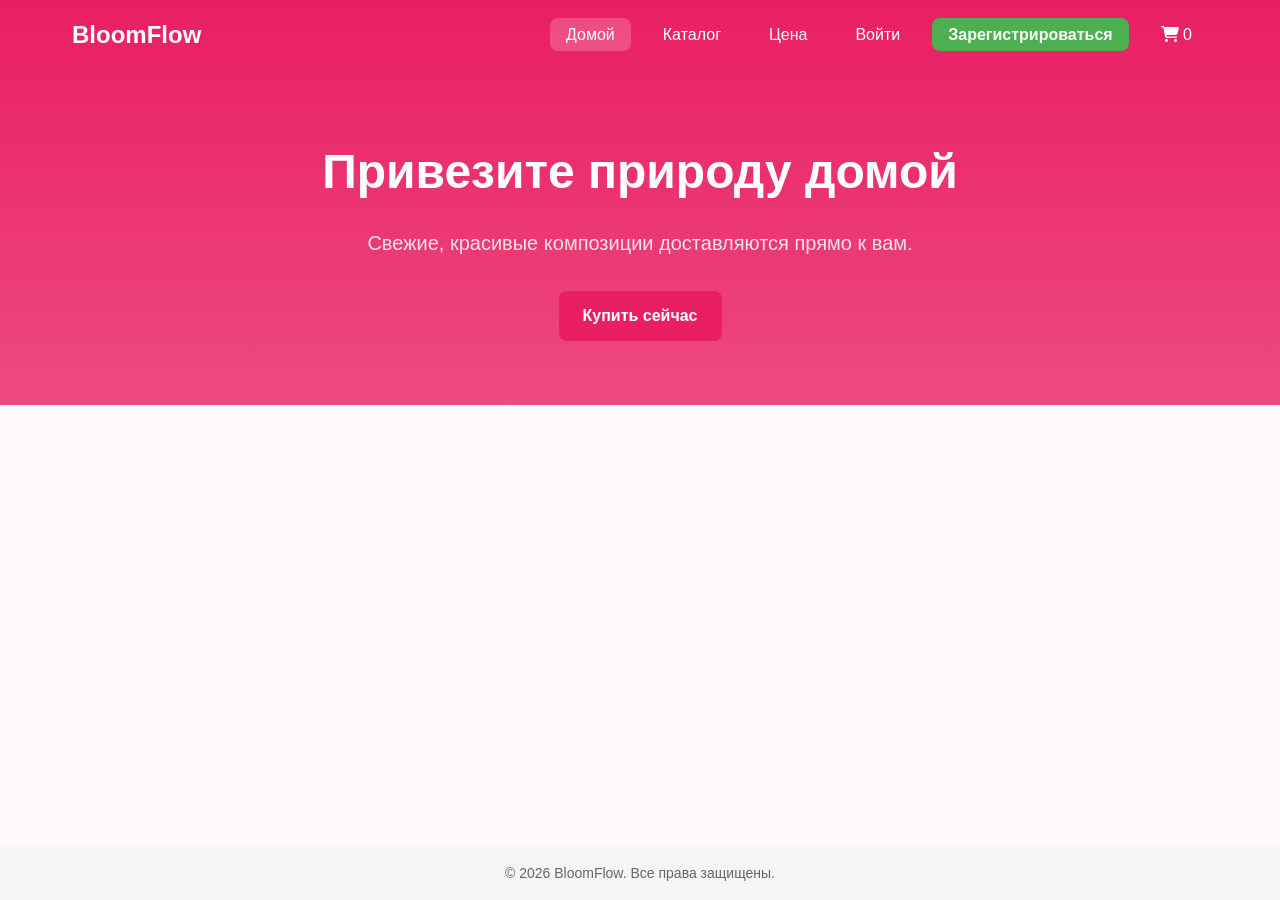
<file: index.html>
<!DOCTYPE html>
<html lang="en">
<head>
  <meta charset="UTF-8">
  <meta name="viewport" content="width=device-width, initial-scale=1.0">
  <title>BloomFlow – Цветочный магазин</title>
  <link rel="stylesheet" href="style.css">
  <link rel="stylesheet" href="https://cdnjs.cloudflare.com/ajax/libs/font-awesome/6.5.0/css/all.min.css" integrity="sha512-Bf+3JM6zmGdZoBxt7z6p1ycJjYEtbtDKEdrSTqH1Y8VC4+p4XDphvUlzX0C3AlIWlmVl8RkIw2DY8a+VuFaz2A==" 
  crossorigin="anonymous" referrerpolicy="no-referrer" />
  <script defer src="navigation.js"></script>
</head>
<body>
  <header>
    <nav class="navbar">
      <a href="index.html" class="logo">BloomFlow</a>
      <ul class="nav-links">
        <li><a href="index.html" class="active">Домой</a></li>
        <li><a href="pages/catalog.html">Каталог</a></li>
        <li><a href="pages/delivery.html">Цена</a></li>
        <li><a href="pages/login.html">Войти</a></li>
        <li><a href="pages/register.html" class="btn-signup">Зарегистрироваться</a></li>
        <li><a href="pages/card.html"><i class="fas fa-shopping-cart"></i> <span class="cart-count">0</span></a></li>
      </ul>
      <div class="hamburger">
        <i class="fas fa-bars"></i>
      </div>
    </nav>
    <div class="hero">
      <h1>Привезите природу домой</h1>
      <p>Свежие, красивые композиции доставляются прямо к вам.</p>
      <a href="pages/catalog.html" class="btn-primary">Купить сейчас</a>
    </div>
  </header>
  <footer>
    <p>&copy; 2026 BloomFlow. Все права защищены.</p>
  </footer>
  <script src="script.js"></script>
</body>
</html>
</file>
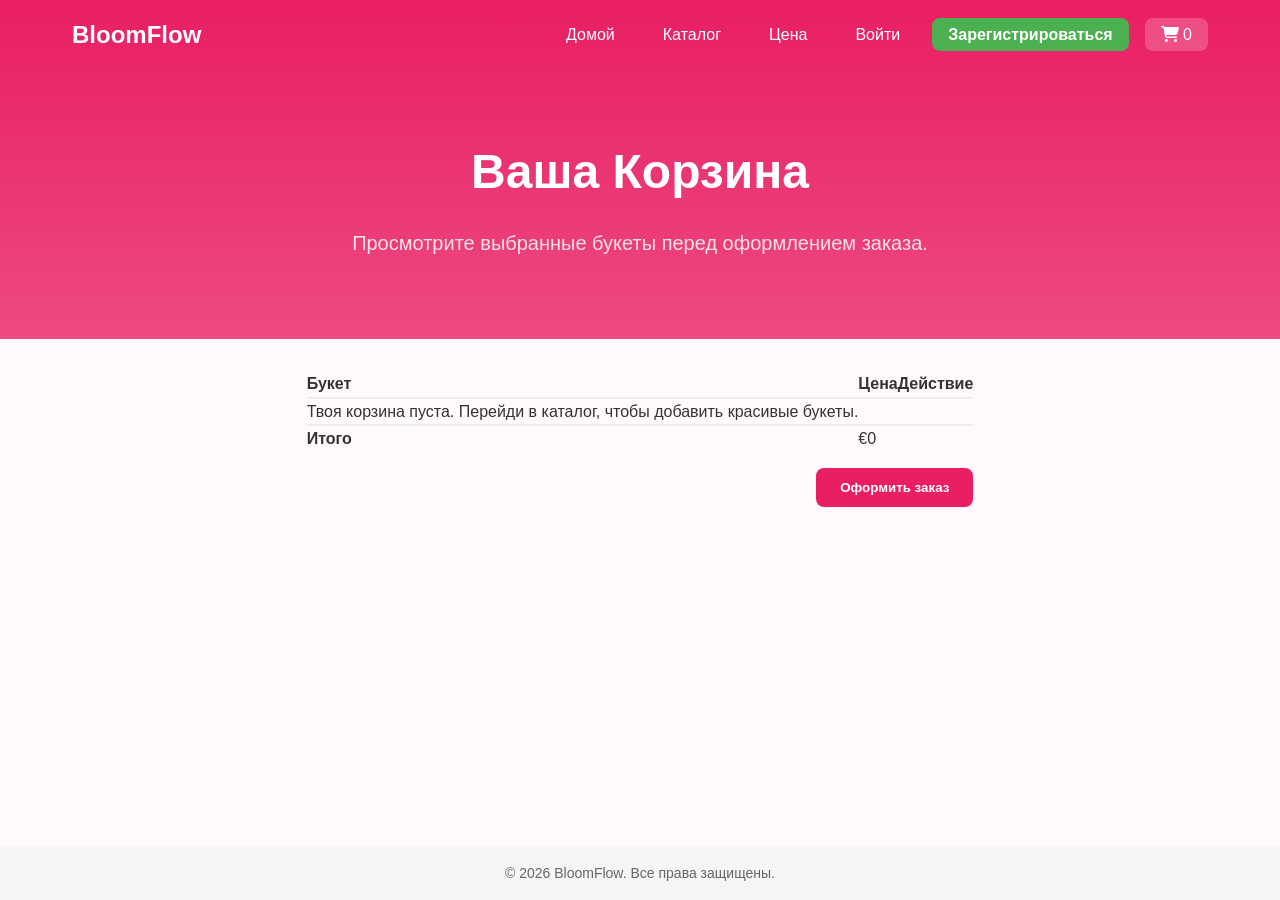
<file: pages/card.html>
<!DOCTYPE html>
<html lang="en">
<head>
  <meta charset="UTF-8">
  <meta name="viewport" content="width=device-width, initial-scale=1.0">
  <title>BloomFlow – Корзина</title>
  <link rel="stylesheet" href="../style.css">
  <link rel="stylesheet" href="https://cdnjs.cloudflare.com/ajax/libs/font-awesome/6.5.0/css/all.min.css" integrity="sha512-Bf+3JM6zmGdZoBxt7z6p1ycJjYEtbtDKEdrSTqH1Y8VC4+p4XDphvUlzX0C3AlIWlmVl8RkIw2DY8a+VuFaz2A==" crossorigin="anonymous" referrerpolicy="no-referrer" />
  <script defer src="../navigation.js"></script>
</head>
<body>
  <header>
    <nav class="navbar">
      <a href="../index.html" class="logo">BloomFlow</a>
      <ul class="nav-links">
        <li><a href="../index.html">Домой</a></li>
        <li><a href="catalog.html">Каталог</a></li>
        <li><a href="delivery.html">Цена</a></li>
        <li><a href="login.html">Войти</a></li>
        <li><a href="register.html" class="btn-signup">Зарегистрироваться</a></li>
        <li><a href="card.html" class="active"><i class="fas fa-shopping-cart"></i> <span class="cart-count">0</span></a></li>
      </ul>
      <div class="hamburger">
        <i class="fas fa-bars"></i>
      </div>
    </nav>
    <div class="hero" style="padding-bottom: 1rem;">
      <h1>Ваша Корзина</h1>
      <p>Просмотрите выбранные букеты перед оформлением заказа.</p>
    </div>
  </header>
  <main class="container">
    <div class="cart-wrapper">
      <table style="width:100%; border-collapse: collapse;">
        <thead>
          <tr style="text-align:left; border-bottom: 2px solid #eee;">
            <th>Букет</th>
            <th>Цена</th>
            <th>Действие</th>
          </tr>
        </thead>
        <tbody id="cart-items">
          <!-- карты будут добавлены скриптом -->
        </tbody>
        <tfoot>
          <tr style="border-top: 2px solid #eee;">
            <td><strong>Итого</strong></td>
            <td colspan="2">€<span id="cart-total">0</span></td>
          </tr>
        </tfoot>
      </table>
    </div>
    <div style="margin-top: 1rem; text-align: right;">
      <button style="background-color: var(--primary-color); color:#fff;
       padding: 0.75rem 1.5rem; border:none; border-radius: var(--border-radius);
        font-weight:bold;" onclick="alert('Checkout flow not implemented in this demo.')">Оформить заказ</button>
    </div>
  </main>
  <footer>
    <p>&copy; 2026 BloomFlow. Все права защищены.</p>
  </footer>
  <script src="../script.js"></script>
</body>
</html>
</file>
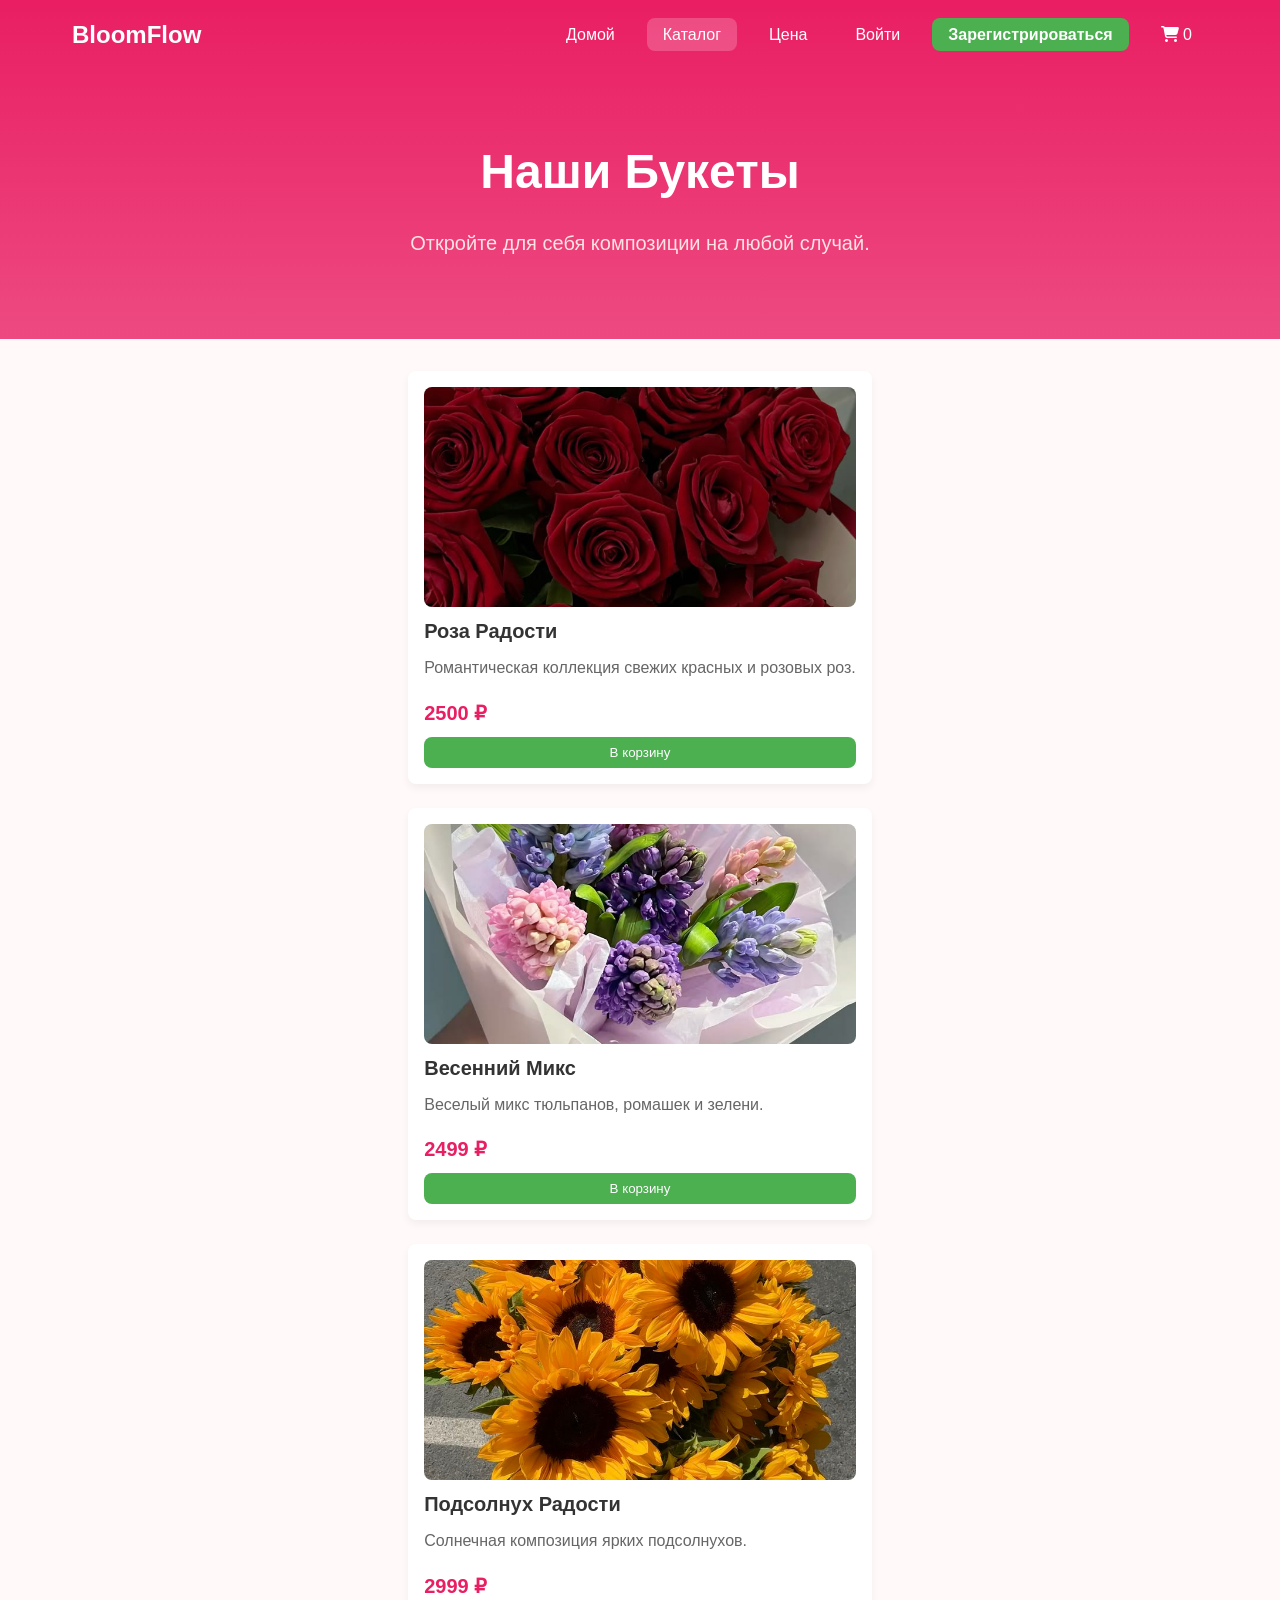
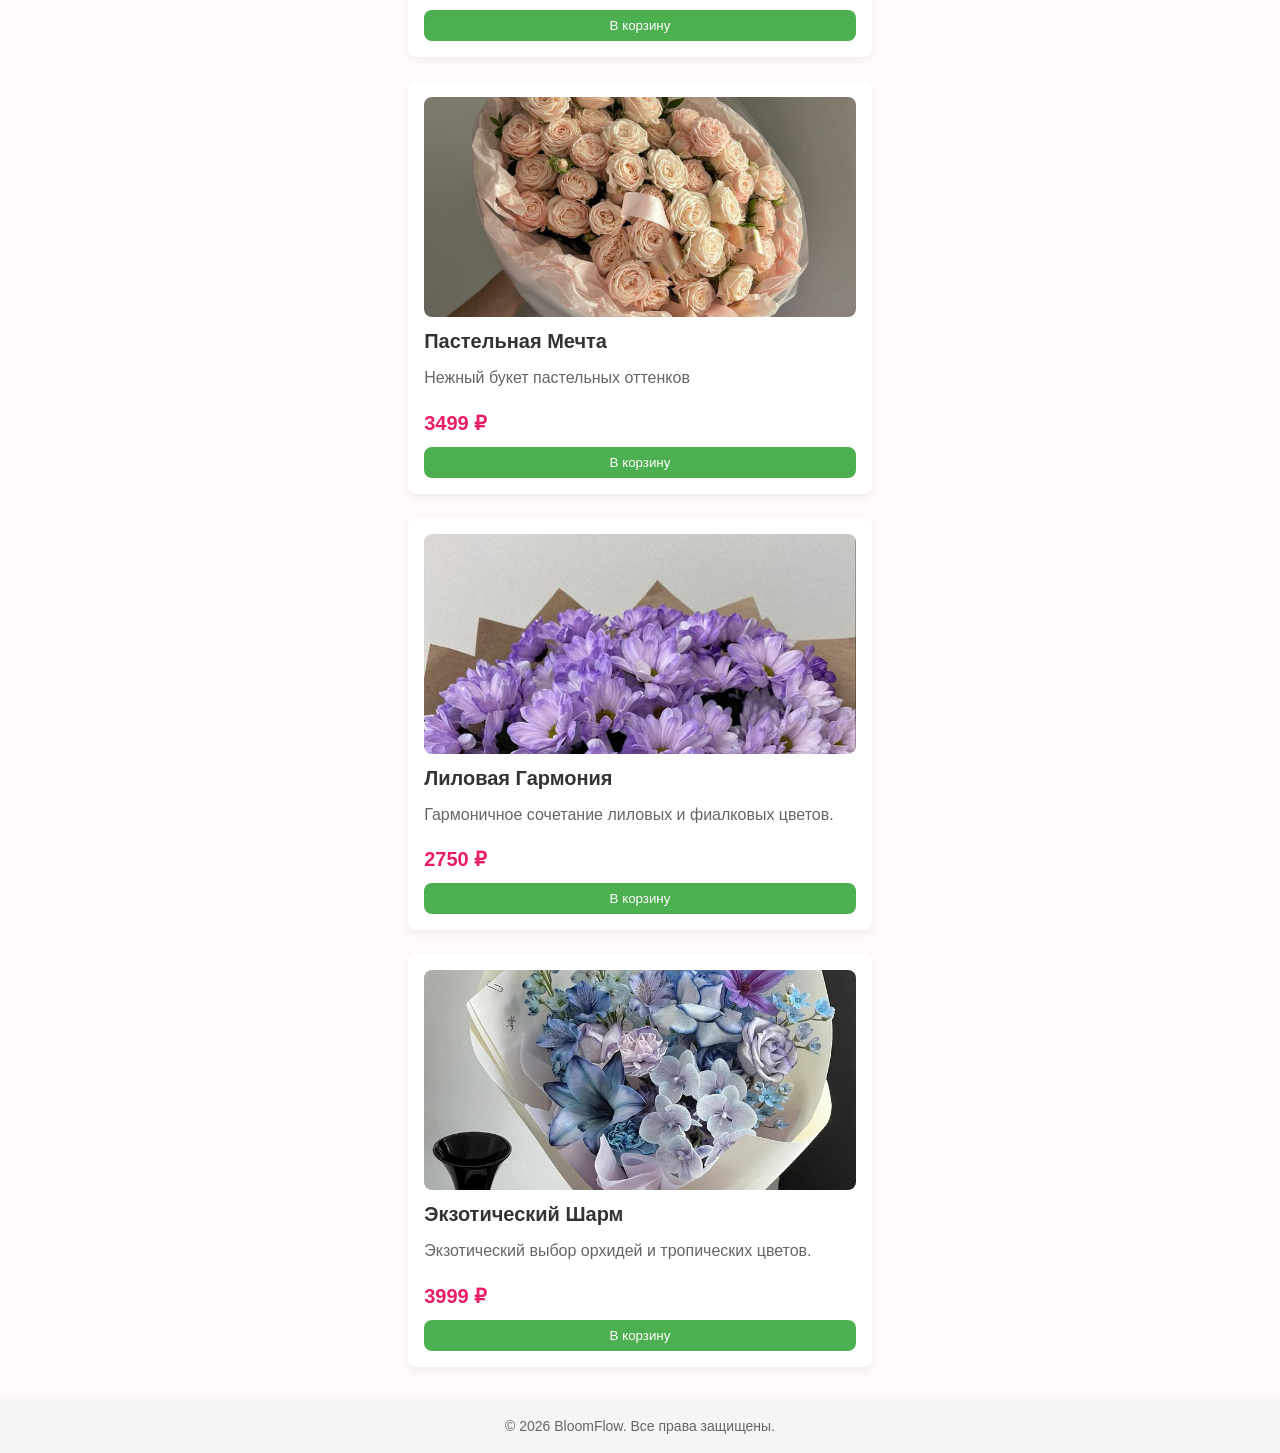
<file: pages/catalog.html>
<!DOCTYPE html>
<html lang="en">
<head>
  <meta charset="UTF-8">
  <meta name="viewport" content="width=device-width, initial-scale=1.0">
  <title>BloomFlow – Каталог</title>
  <link rel="stylesheet" href="../style.css">
  <link rel="stylesheet" href="https://cdnjs.cloudflare.com/ajax/libs/font-awesome/6.5.0/css/all.min.css" integrity="sha512-Bf+3JM6zmGdZoBxt7z6p1ycJjYEtbtDKEdrSTqH1Y8VC4+p4XDphvUlzX0C3AlIWlmVl8RkIw2DY8a+VuFaz2A==" crossorigin="anonymous" referrerpolicy="no-referrer" />
  <script defer src="../navigation.js"></script>
</head>
<body>
  <header>
    <nav class="navbar">
      <a href="../index.html" class="logo">BloomFlow</a>
      <ul class="nav-links">
        <li><a href="../index.html">Домой</a></li>
        <li><a href="catalog.html" class="active">Каталог</a></li>
        <li><a href="delivery.html">Цена</a></li>
        <li><a href="login.html">Войти</a></li>
        <li><a href="register.html" class="btn-signup">Зарегистрироваться</a></li>
        <li><a href="card.html"><i class="fas fa-shopping-cart"></i> <span class="cart-count">0</span></a></li>
      </ul>
      <div class="hamburger">
        <i class="fas fa-bars"></i>
      </div>
    </nav>
    <div class="hero" style="padding-bottom: 1rem;">
      <h1>Наши Букеты</h1>
      <p>Откройте для себя композиции на любой случай.</p>
    </div>
  </header>
  <main class="container">
    <div class="grid">
      
      <div class="card">
        <img src="./img/rose.png" alt="Роза Радости">
        <h3>Роза Радости</h3>
        <p>Романтическая коллекция свежих красных и розовых роз.</p>
        <div class="price">2500 ₽</div>
        <button onclick="addToCart({name:'Роза Радости', price:'2500', image:'../img/rose.png'})">В корзину</button>
      </div>
      
      <div class="card">
        <img src="./img/mix.png" alt="весенний микс">
        <h3>Весенний Микс</h3>
        <p>Веселый микс тюльпанов, ромашек и зелени.</p>
        <div class="price">2499 ₽</div>
        <button onclick="addToCart({name:'Весенний Микс', price:'2499', image:'../img/mix.png'})">В корзину</button>
      </div>
      
      <div class="card">
        <img src="./img/sunflower.png" alt="Подсолнух Радости">
        <h3>Подсолнух Радости</h3>
        <p>Солнечная композиция ярких подсолнухов.</p>
        <div class="price">2999 ₽</div>
        <button onclick="addToCart({name:'Подсолнух Радости', price:'2999', image:'../img/sunflower.png'})">В корзину</button>
      </div>
      
      <div class="card">
        <img src="./img/peone.png" alt="пастельная мечта">
        <h3>Пастельная Мечта</h3>
        <p>Нежный букет пастельных оттенков</p>
        <div class="price">3499 ₽</div>
        <button onclick="addToCart({name:'Пастельная Мечта', price:'3499', image:'../img/peone.png'})">В корзину</button>
      </div>
      
      <div class="card">
        <img src="./img/lilac.png" alt="Лиловая Гармония">
        <h3>Лиловая Гармония</h3>
        <p>Гармоничное сочетание лиловых и фиалковых цветов.</p>
        <div class="price">2750 ₽</div>
        <button onclick="addToCart({name:'Лиловая Гармония', price:'2750', image:'../img/lilac.png'})">В корзину</button>
      </div>
      
      <div class="card">
        <img src="./img/exotic.png" alt="Экзотический Шарм">
        <h3>Экзотический Шарм</h3>
        <p>Экзотический выбор орхидей и тропических цветов.</p>
        <div class="price">3999 ₽</div>
        <button onclick="addToCart({name:'Экзотический Шарм', price:'3999', image:'../img/exotic.png'})">В корзину</button>
      </div>
    </div>
  </main>
  <footer>
    <p>&copy; 2026 BloomFlow. Все права защищены.</p>
  </footer>
  <script src="../script.js"></script>
</body>
</html>
</file>
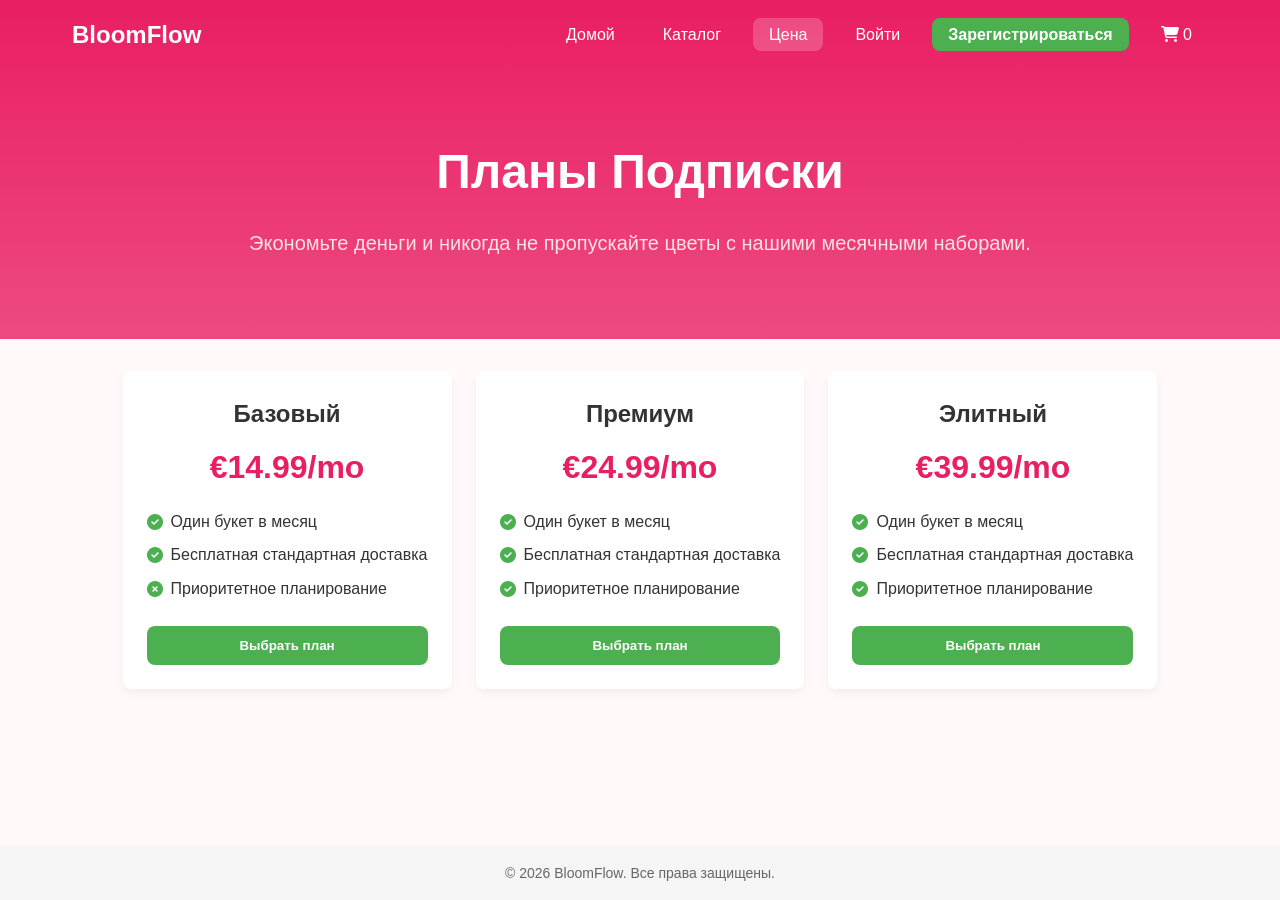
<file: pages/delivery.html>
<!DOCTYPE html>
<html lang="en">
<head>
  <meta charset="UTF-8">
  <meta name="viewport" content="width=device-width, initial-scale=1.0">
  <title>BloomFlow – Цены</title>
  <link rel="stylesheet" href="../style.css">
  <link rel="stylesheet" href="https://cdnjs.cloudflare.com/ajax/libs/font-awesome/6.5.0/css/all.min.css" integrity="sha512-Bf+3JM6zmGdZoBxt7z6p1ycJjYEtbtDKEdrSTqH1Y8VC4+p4XDphvUlzX0C3AlIWlmVl8RkIw2DY8a+VuFaz2A==" crossorigin="anonymous" referrerpolicy="no-referrer" />
  <script defer src="../navigation.js"></script>
</head>
<body>
  <header>
    <nav class="navbar">
      <a href="../index.html" class="logo">BloomFlow</a>
      <ul class="nav-links">
        <li><a href="../index.html">Домой</a></li>
        <li><a href="catalog.html">Каталог</a></li>
        <li><a href="delivery.html" class="active">Цена</a></li>
        <li><a href="login.html">Войти</a></li>
        <li><a href="register.html" class="btn-signup">Зарегистрироваться</a></li>
        <li><a href="card.html"><i class="fas fa-shopping-cart"></i> <span class="cart-count">0</span></a></li>
      </ul>
      <div class="hamburger">
        <i class="fas fa-bars"></i>
      </div>
    </nav>
    <div class="hero" style="padding-bottom: 1rem;">
      <h1>Планы Подписки</h1>
      <p>Экономьте деньги и никогда не пропускайте цветы с нашими месячными наборами.</p>
    </div>
  </header>
  <main class="container">
    <div class="pricing-table">
      <!-- Plan 1 -->
      <div class="plan">
        <h3>Базовый</h3>
        <div class="plan-price">€14.99/mo</div>
        <ul>
          <li><i class="fas fa-check-circle"></i> Один букет в месяц</li>
          <li><i class="fas fa-check-circle"></i> Бесплатная стандартная доставка</li>
          <li><i class="fas fa-times-circle"></i> Приоритетное планирование</li>
        </ul>
        <button>Выбрать план</button>
      </div>
      <!-- Plan 2 -->
      <div class="plan">
        <h3>Премиум</h3>
        <div class="plan-price">€24.99/mo</div>
        <ul>
          <li><i class="fas fa-check-circle"></i> Один букет в месяц</li>
          <li><i class="fas fa-check-circle"></i> Бесплатная стандартная доставка</li>
          <li><i class="fas fa-check-circle"></i> Приоритетное планирование</li>
        </ul>
        <button>Выбрать план</button>
      </div>
      <!-- Plan 3 -->
      <div class="plan">
        <h3>Элитный</h3>
        <div class="plan-price">€39.99/mo</div>
        <ul>
          <li><i class="fas fa-check-circle"></i> Один букет в месяц</li>
          <li><i class="fas fa-check-circle"></i> Бесплатная стандартная доставка</li>
          <li><i class="fas fa-check-circle"></i> Приоритетное планирование</li>
        </ul>
        <button>Выбрать план</button>
      </div>
    </div>
  </main>
  <footer>
    <p>&copy; 2026 BloomFlow. Все права защищены.</p>
  </footer>
  <script src="../script.js"></script>
</body>
</html>
</file>
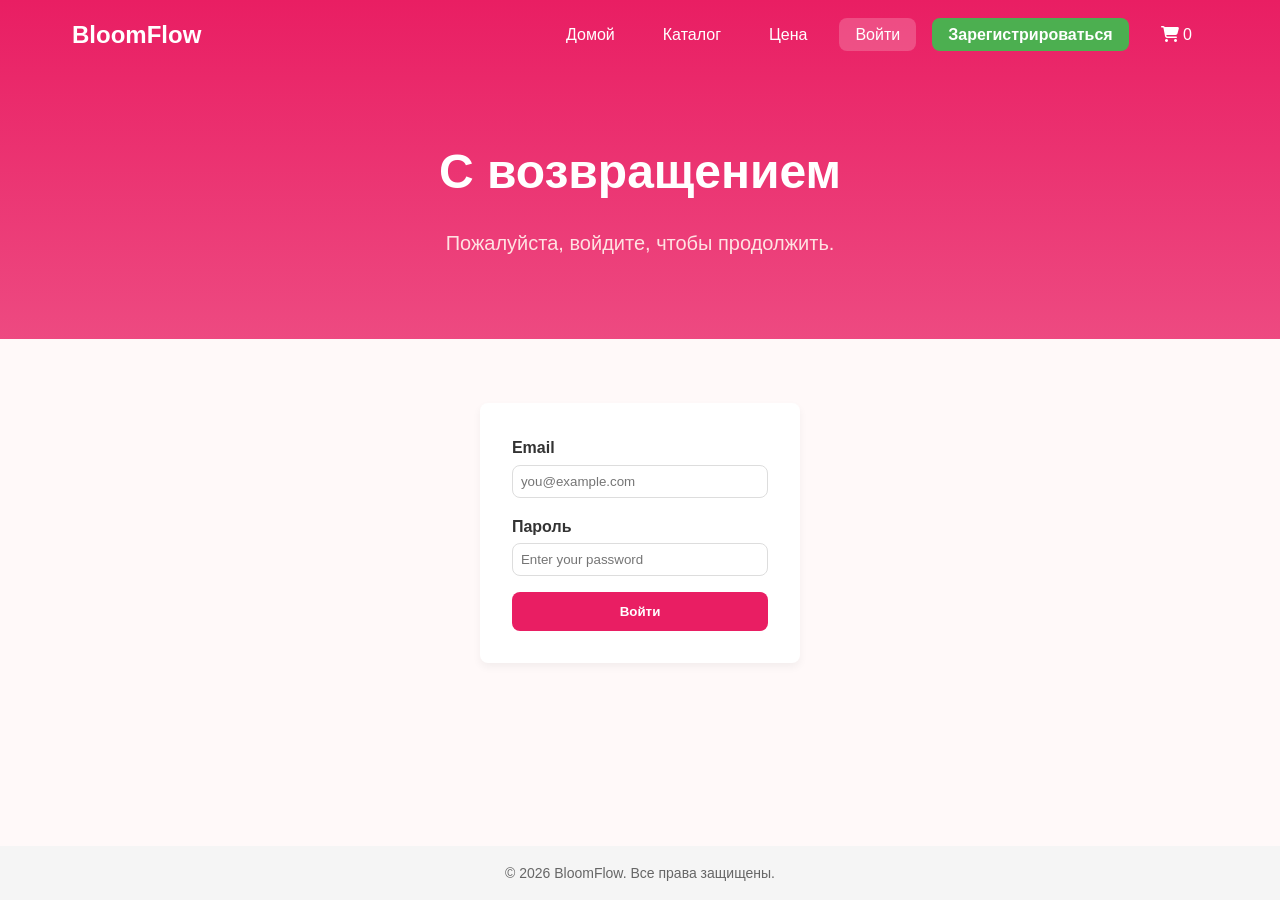
<file: pages/login.html>
<!DOCTYPE html>
<html lang="en">
<head>
  <meta charset="UTF-8">
  <meta name="viewport" content="width=device-width, initial-scale=1.0">
  <title>BloomFlow – Войти</title>
  <link rel="stylesheet" href="../style.css">
  <link rel="stylesheet" href="https://cdnjs.cloudflare.com/ajax/libs/font-awesome/6.5.0/css/all.min.css" integrity="sha512-Bf+3JM6zmGdZoBxt7z6p1ycJjYEtbtDKEdrSTqH1Y8VC4+p4XDphvUlzX0C3AlIWlmVl8RkIw2DY8a+VuFaz2A==" crossorigin="anonymous" referrerpolicy="no-referrer" />
  <script defer src="../navigation.js"></script>
</head>
<body>
  <header>
    <nav class="navbar">
      <a href="../index.html" class="logo">BloomFlow</a>
      <ul class="nav-links">
        <li><a href="../index.html">Домой</a></li>
        <li><a href="catalog.html">Каталог</a></li>
        <li><a href="delivery.html">Цена</a></li>
        <li><a href="login.html" class="active">Войти</a></li>
        <li><a href="register.html" class="btn-signup">Зарегистрироваться</a></li>
        <li><a href="card.html"><i class="fas fa-shopping-cart"></i> <span class="cart-count">0</span></a></li>
      </ul>
      <div class="hamburger">
        <i class="fas fa-bars"></i>
      </div>
    </nav>
    <div class="hero" style="padding-bottom: 1rem;">
      <h1>С возвращением</h1>
      <p>Пожалуйста, войдите, чтобы продолжить.</p>
    </div>
  </header>
  <main class="container">
    <div class="form-wrapper">
      <form onsubmit="event.preventDefault(); alert('Функция авторизации пока находится в разработке');">
        <label for="email">Email </label>
        <input type="email" id="email" placeholder="you@example.com" required>
        <label for="password">Пароль</label>
        <input type="password" id="password" placeholder="Enter your password" required>
        <button type="submit">Войти</button>
      </form>
    </div>
  </main>
  <footer>
    <p>&copy; 2026 BloomFlow. Все права защищены.</p>
  </footer>
  <script src="../script.js"></script>
</body>
</html>
</file>
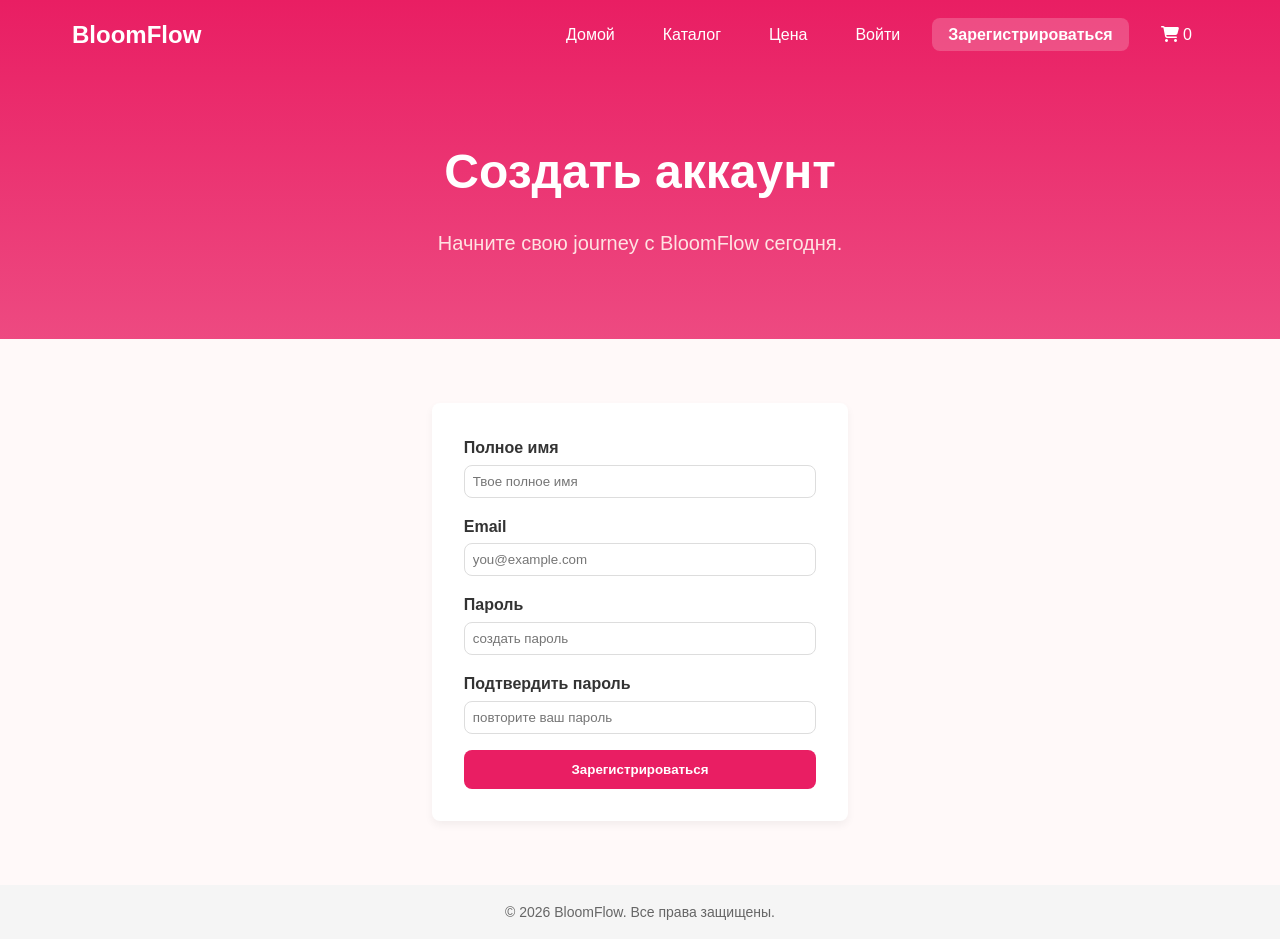
<file: pages/register.html>
<!DOCTYPE html>
<html lang="en">
<head>
  <meta charset="UTF-8">
  <meta name="viewport" content="width=device-width, initial-scale=1.0">
  <title>BloomFlow – Создать аккаунт</title>
  <link rel="stylesheet" href="../style.css">
  <link rel="stylesheet" href="https://cdnjs.cloudflare.com/ajax/libs/font-awesome/6.5.0/css/all.min.css" integrity="sha512-Bf+3JM6zmGdZoBxt7z6p1ycJjYEtbtDKEdrSTqH1Y8VC4+p4XDphvUlzX0C3AlIWlmVl8RkIw2DY8a+VuFaz2A==" crossorigin="anonymous" referrerpolicy="no-referrer" />
  <script defer src="../navigation.js"></script>
</head>
<body>
  <header>
    <nav class="navbar">
      <a href="../index.html" class="logo">BloomFlow</a>
      <ul class="nav-links">
        <li><a href="../index.html">Домой</a></li>
        <li><a href="catalog.html">Каталог</a></li>
        <li><a href="delivery.html">Цена</a></li>
        <li><a href="login.html">Войти</a></li>
        <li><a href="register.html" class="btn-signup active">Зарегистрироваться</a></li>
        <li><a href="card.html"><i class="fas fa-shopping-cart"></i> <span class="cart-count">0</span></a></li>
      </ul>
      <div class="hamburger">
        <i class="fas fa-bars"></i>
      </div>
    </nav>
    <div class="hero" style="padding-bottom: 1rem;">
      <h1>Создать аккаунт</h1>
      <p>Начните свою journey с BloomFlow сегодня.</p>
    </div>
  </header>
  <main class="container">
    <div class="form-wrapper">
      <form onsubmit="event.preventDefault(); alert('Регистрация пока находится в разработке');">
        <label for="name">Полное имя</label>
        <input type="text" id="name" placeholder="Твое полное имя" required>
        <label for="email">Email</label>
        <input type="email" id="email" placeholder="you@example.com" required>
        <label for="password">Пароль</label>
        <input type="password" id="password" placeholder="создать пароль" required>
        <label for="confirm">Подтвердить пароль</label>
        <input type="password" id="confirm" placeholder="повторите ваш пароль" required>
        <button type="submit">Зарегистрироваться</button>
      </form>
    </div>
  </main>
  <footer>
    <p>&copy; 2026 BloomFlow. Все права защищены.</p>
  </footer>
  <script src="../script.js"></script>
</body>
</html>
</file>
<file: style.css>
/*
  Style Sheet for the BloomFlow florist shop demo.

  This stylesheet defines the typography, color palette and
  responsive layout used throughout the site. Keeping all of
  the styles in one place helps avoid duplication and makes
  global adjustments easier. If you wish to customise the
  appearance of the pages, tweak the variables under :root.
*/

/* Colour palette */
:root {
  --primary-color: #e91e63; /* vibrant pink reminiscent of fresh roses */
  --secondary-color: #4caf50; /* green to evoke foliage */
  --accent-color: #ffb74d; /* warm amber for highlights */
  --light-bg: #fff9f9; /* soft off‑white background */
  --dark-text: #333333; /* high contrast text */
  --muted-text: #666666; /* secondary text colour */
  --border-radius: 8px;
  --transition-speed: 0.3s;
}

/* Basic reset */
* {
  margin: 0;
  padding: 0;
  box-sizing: border-box;
}

body {
  font-family: 'Segoe UI', Tahoma, Geneva, Verdana, sans-serif;
  background-color: var(--light-bg);
  color: var(--dark-text);
  line-height: 1.6;
  min-height: 100vh;
  display: flex;
  flex-direction: column;
}

a {
  text-decoration: none;
  color: inherit;
}

img {
  max-width: 100%;
  display: block;
  border-radius: var(--border-radius);
}

/* навигация */
header {
  background: linear-gradient(180deg, rgba(233,30,99,1) 0%, rgba(233,30,99,0.8) 100%);
  color: white;
}

.navbar {
  display: flex;
  align-items: center;
  justify-content: space-between;
  padding: 1rem 2rem;
  max-width: 1200px;
  margin: 0 auto;
}

.logo {
  font-size: 1.5rem;
  font-weight: bold;
  color: #ffffff;
}

.nav-links {
  list-style: none;
  display: flex;
  gap: 1rem;
}

.nav-links a {
  padding: 0.5rem 1rem;
  border-radius: var(--border-radius);
  color: #ffffff;
  transition: background-color var(--transition-speed), color var(--transition-speed);
}

.nav-links a:hover,
.nav-links a.active {
  background-color: rgba(255, 255, 255, 0.2);
  color: #ffffff;
}

.nav-links .btn-signup {
  background-color: var(--secondary-color);
  color: #ffffff;
  font-weight: bold;
}

.nav-links .btn-signup:hover {
  background-color: var(--accent-color);
  color: #ffffff;
}

/* мобильная навигация */
.hamburger {
  display: none;
  font-size: 1.5rem;
  cursor: pointer;
  color: #ffffff;
}


.hero {
  max-width: 1200px;
  margin: 2rem auto;
  text-align: center;
  padding: 2rem;
}

.hero h1 {
  font-size: 3rem;
  margin-bottom: 1rem;
  font-weight: 700;
}

.hero p {
  font-size: 1.25rem;
  margin-bottom: 2rem;
  color: #ffe2e2;
}

.btn-primary {
  display: inline-block;
  background-color: var(--primary-color);
  color: #ffffff;
  padding: 0.75rem 1.5rem;
  border-radius: var(--border-radius);
  transition: background-color var(--transition-speed);
  font-weight: bold;
}

.btn-primary:hover {
  background-color: var(--accent-color);
}

/* общий контейнер */
.container {
  max-width: 1200px;
  margin: 0 auto;
  padding: 2rem;
  flex-grow: 1;
}

/* каталог */
.grid {
  display: grid;
  grid-template-columns: repeat(auto-fill, minmax(250px, 1fr));
  gap: 1.5rem;
}

.card {
  background-color: #ffffff;
  border-radius: var(--border-radius);
  box-shadow: 0 4px 8px rgba(0,0,0,0.05);
  padding: 1rem;
  display: flex;
  flex-direction: column;
  justify-content: space-between;
  transition: transform var(--transition-speed), box-shadow var(--transition-speed);
}

.card:hover {
  transform: translateY(-4px);
  box-shadow: 0 6px 12px rgba(0,0,0,0.1);
}

.card h3 {
  margin: 0.5rem 0;
  font-size: 1.25rem;
}

.card p {
  color: var(--muted-text);
  margin-bottom: 1rem;
}

.card .price {
  font-weight: bold;
  font-size: 1.25rem;
  color: var(--primary-color);
  margin-bottom: 0.5rem;
}

.card button {
  padding: 0.5rem;
  border: none;
  background-color: var(--secondary-color);
  color: #ffffff;
  border-radius: var(--border-radius);
  cursor: pointer;
  transition: background-color var(--transition-speed);
}

.card button:hover {
  background-color: var(--accent-color);
}

.card img {
  width: 100%;
  height: 220px;      
  object-fit: cover;  
  border-radius: 8px;
}

/* форма */
.form-wrapper {
  max-width: 500px;
  margin: 2rem auto;
  background-color: #ffffff;
  padding: 2rem;
  border-radius: var(--border-radius);
  box-shadow: 0 4px 8px rgba(0,0,0,0.05);
}

form label {
  display: block;
  margin-bottom: 0.25rem;
  font-weight: bold;
}

form input {
  width: 100%;
  padding: 0.5rem;
  margin-bottom: 1rem;
  border: 1px solid #ddd;
  border-radius: var(--border-radius);
}

form button {
  width: 100%;
  padding: 0.75rem;
  background-color: var(--primary-color);
  border: none;
  color: #ffffff;
  border-radius: var(--border-radius);
  font-weight: bold;
  cursor: pointer;
  transition: background-color var(--transition-speed);
}

form button:hover {
  background-color: var(--accent-color);
}

/* таблица ценообразования */
.pricing-table {
  display: flex;
  flex-wrap: wrap;
  gap: 1.5rem;
  justify-content: center;
}

.plan {
  background-color: #ffffff;
  border-radius: var(--border-radius);
  box-shadow: 0 4px 8px rgba(0,0,0,0.05);
  padding: 1.5rem;
  flex: 1 1 250px;
  text-align: center;
  display: flex;
  flex-direction: column;
}

.plan h3 {
  margin-bottom: 0.5rem;
  font-size: 1.5rem;
}

.plan .plan-price {
  font-size: 2rem;
  font-weight: bold;
  color: var(--primary-color);
  margin-bottom: 1rem;
}

.plan ul {
  list-style: none;
  margin-bottom: 1rem;
  text-align: left;
  padding-left: 0;
}

.plan ul li {
  margin-bottom: 0.5rem;
  display: flex;
  align-items: center;
}

.plan ul li i {
  color: var(--secondary-color);
  margin-right: 0.5rem;
}

.plan button {
  margin-top: auto;
  padding: 0.75rem;
  background-color: var(--secondary-color);
  border: none;
  color: #ffffff;
  border-radius: var(--border-radius);
  font-weight: bold;
  cursor: pointer;
  transition: background-color var(--transition-speed);
}

.plan button:hover {
  background-color: var(--accent-color);
}

/* Footer */
footer {
  background-color: #f5f5f5;
  padding: 1rem;
  text-align: center;
  margin-top: auto;
  font-size: 0.875rem;
  color: var(--muted-text);
}


@media (max-width: 768px) {
  .nav-links {
    position: absolute;
    top: 100%;
    right: 0;
    background-color: rgba(233,30,99,0.95);
    flex-direction: column;
    width: 200px;
    transform: translateX(100%);
    transition: transform var(--transition-speed);
    padding: 1rem;
    border-bottom-left-radius: var(--border-radius);
  }

  .nav-links.open {
    transform: translateX(0);
  }

  .hamburger {
    display: block;
  }
  .nav-links a {
    margin-bottom: 0.5rem;
  }
}
</file>
